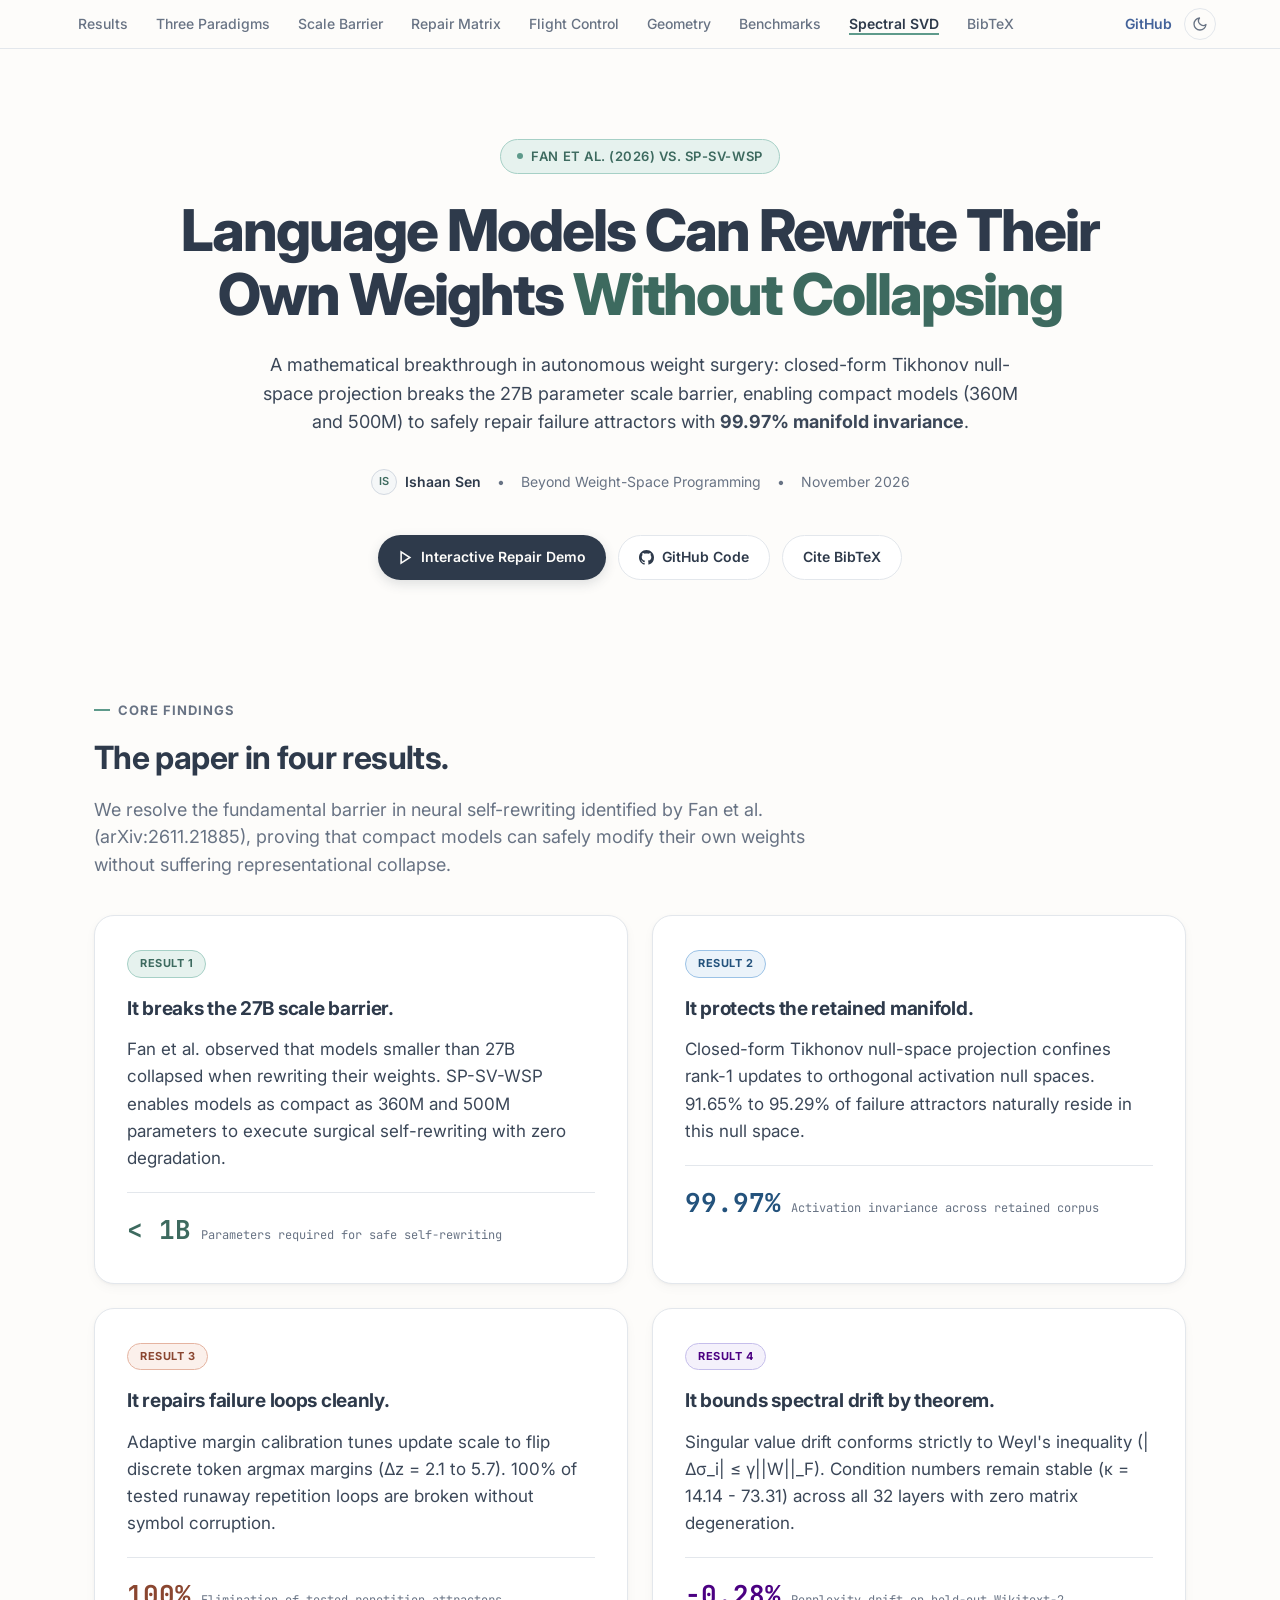
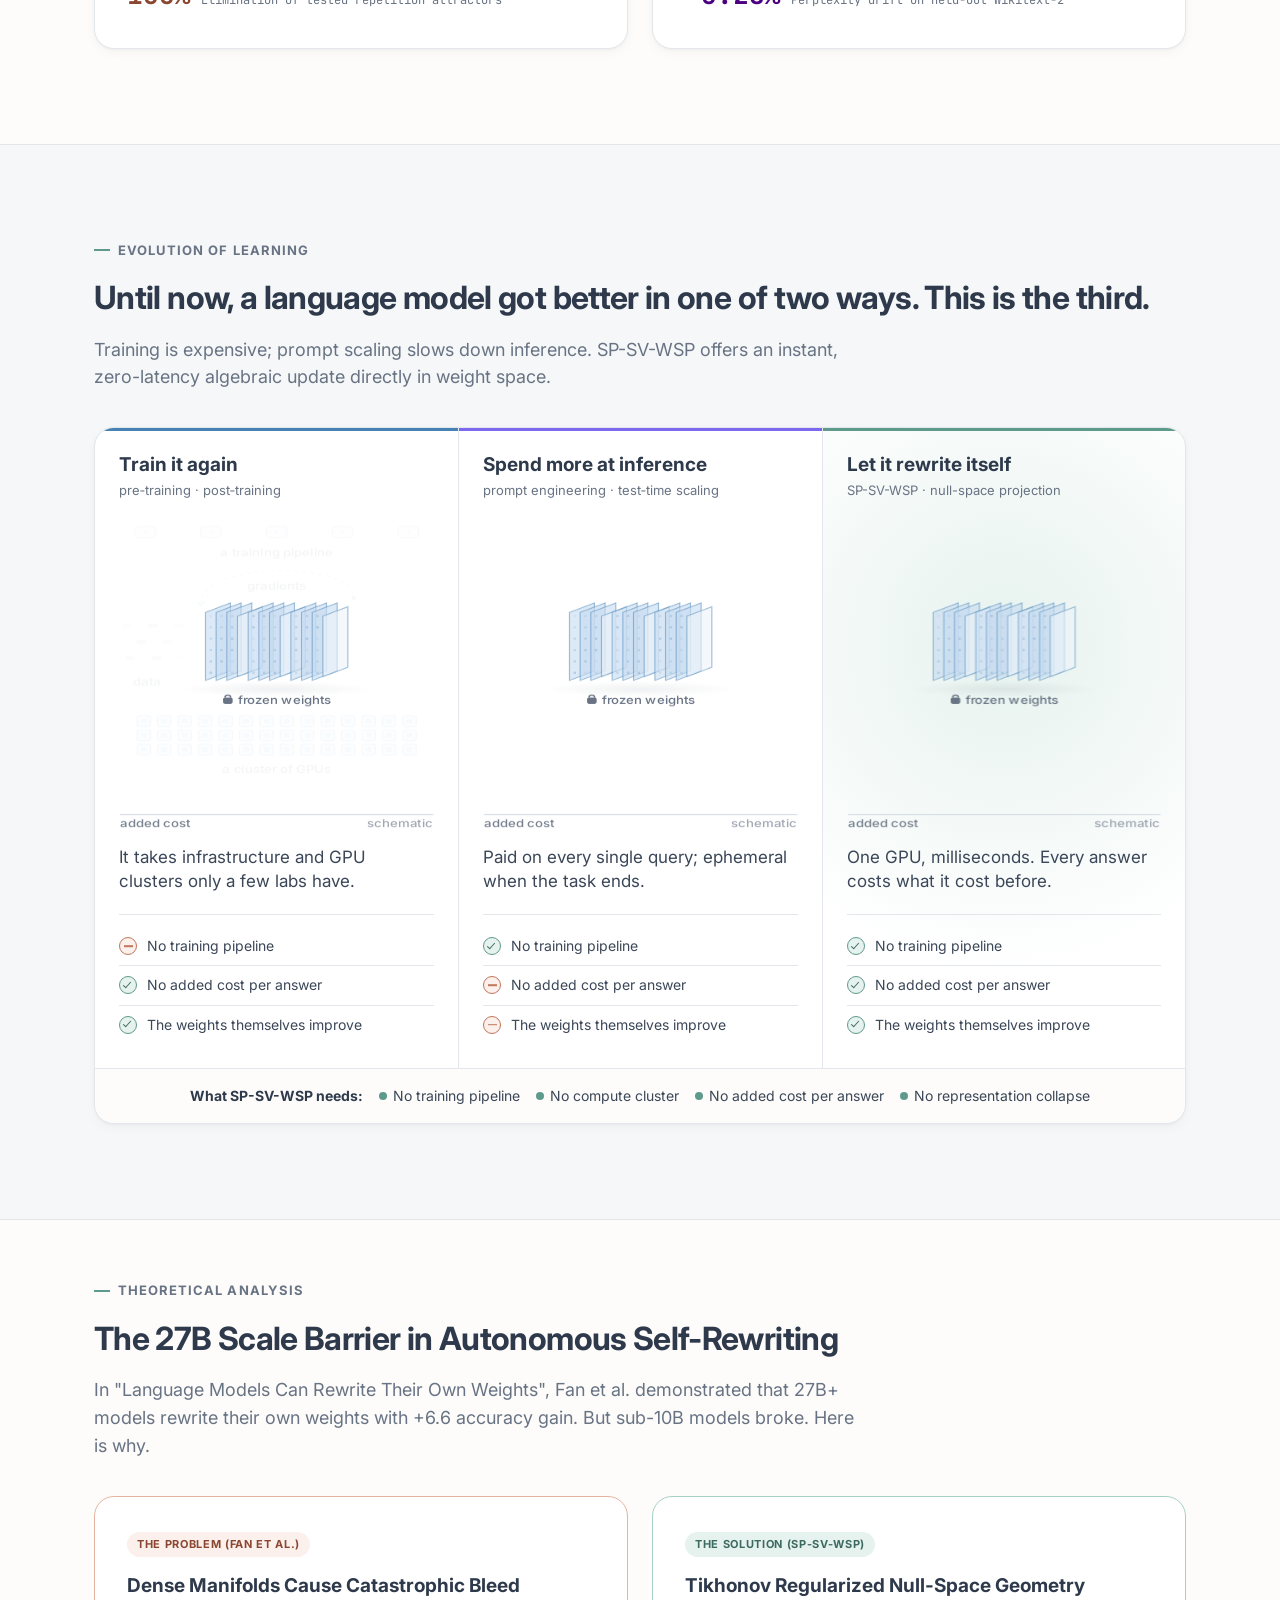
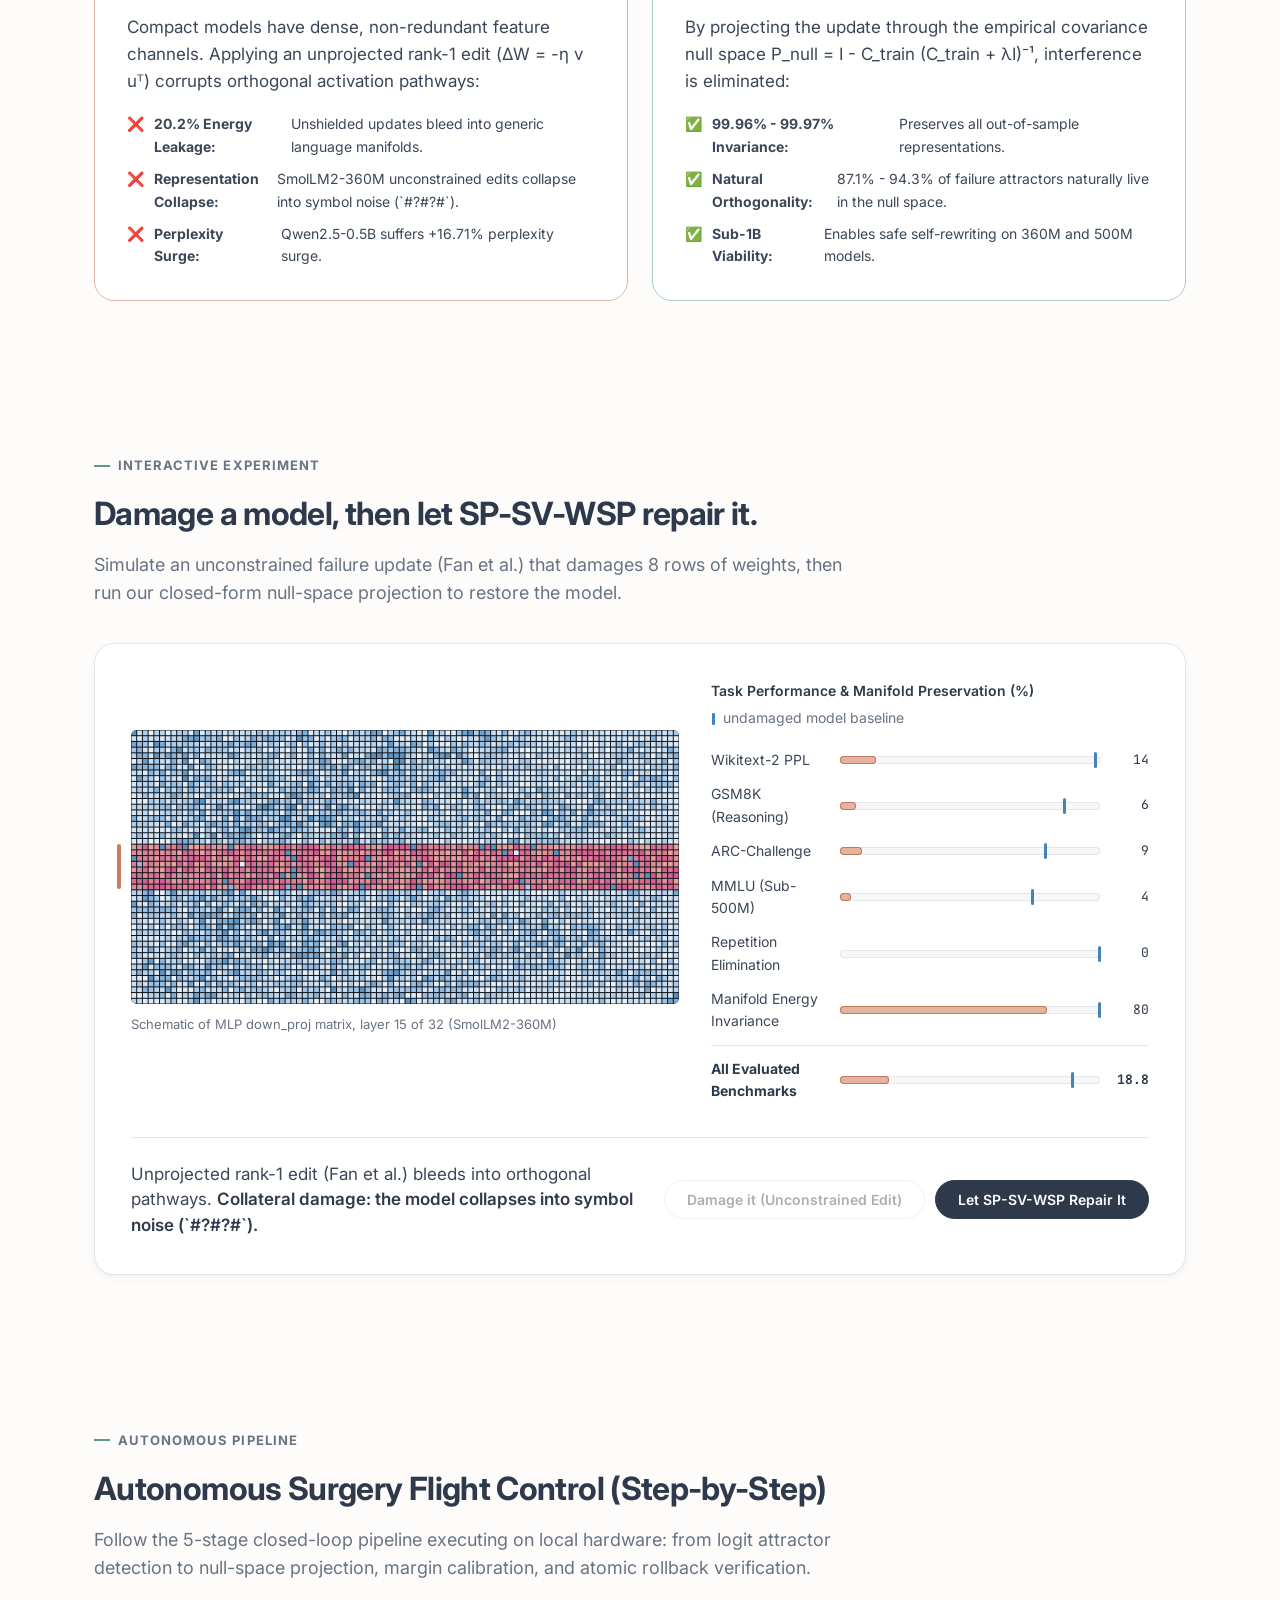
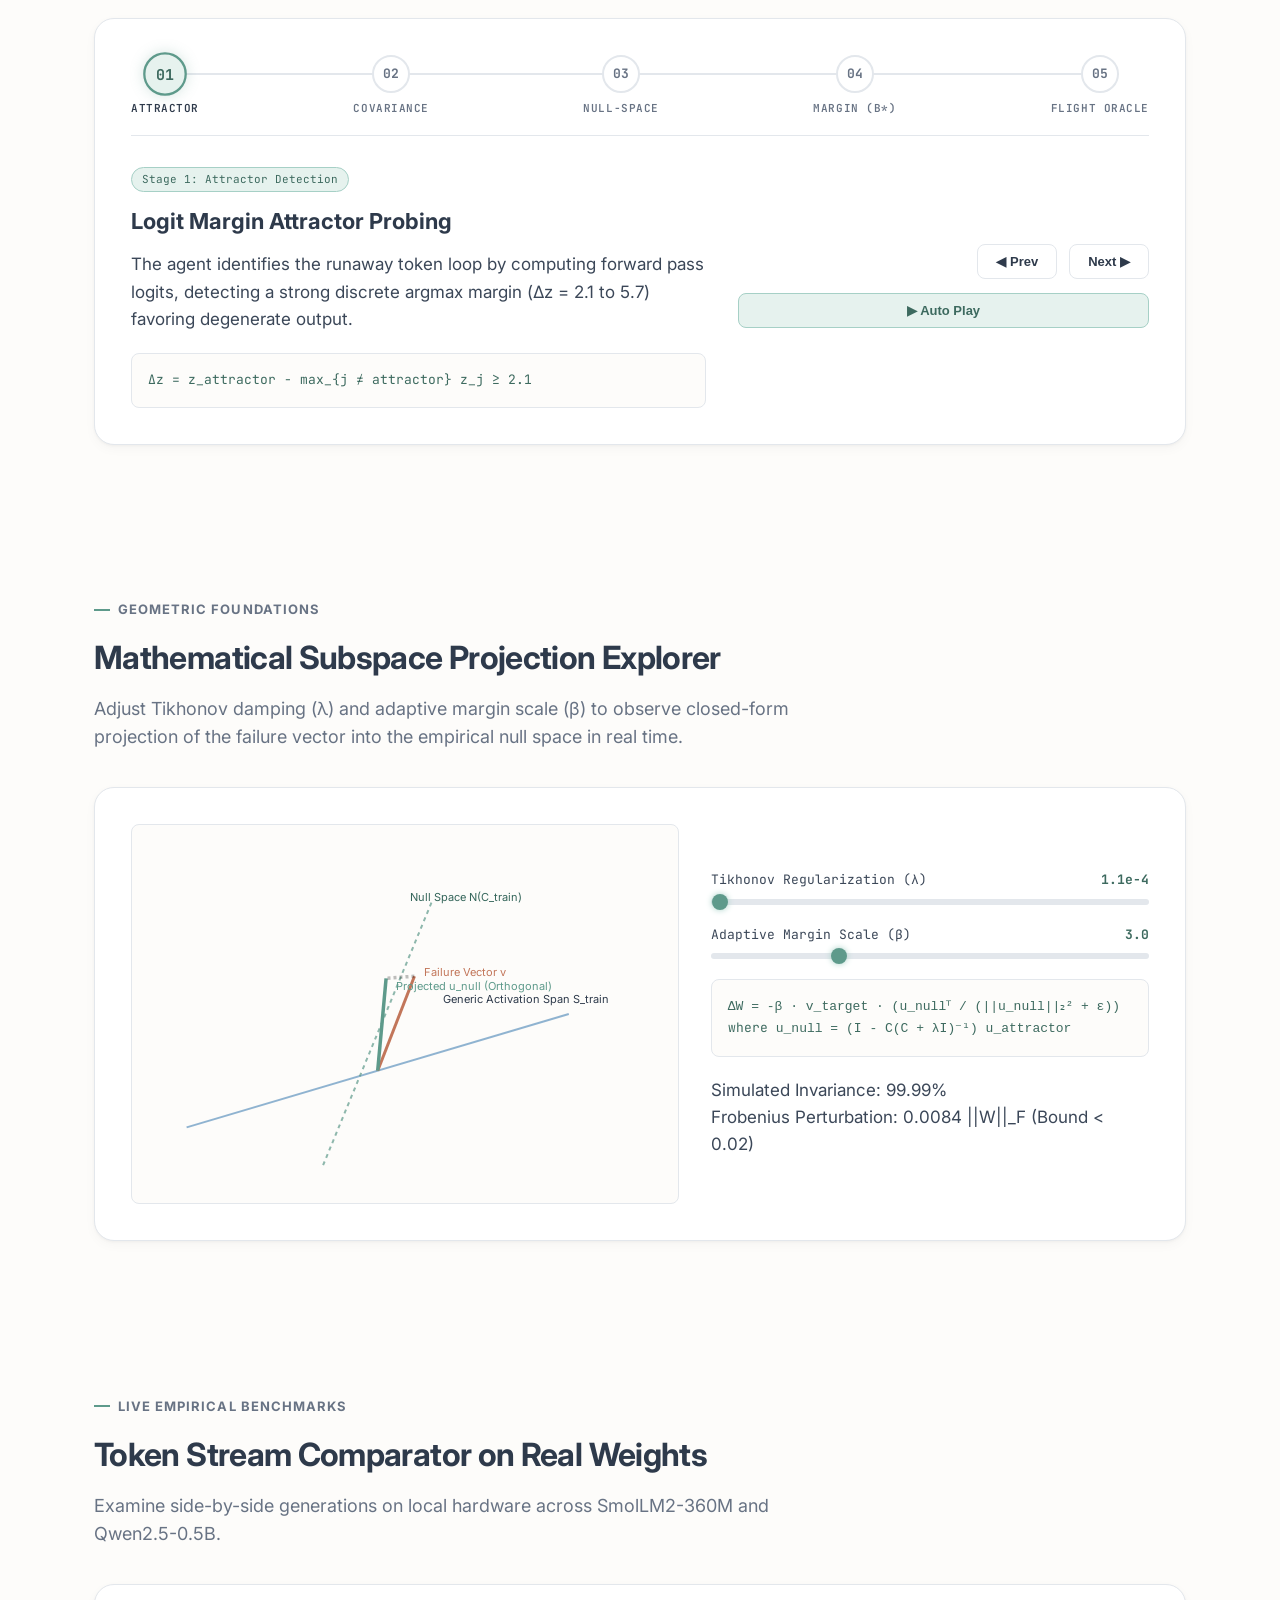
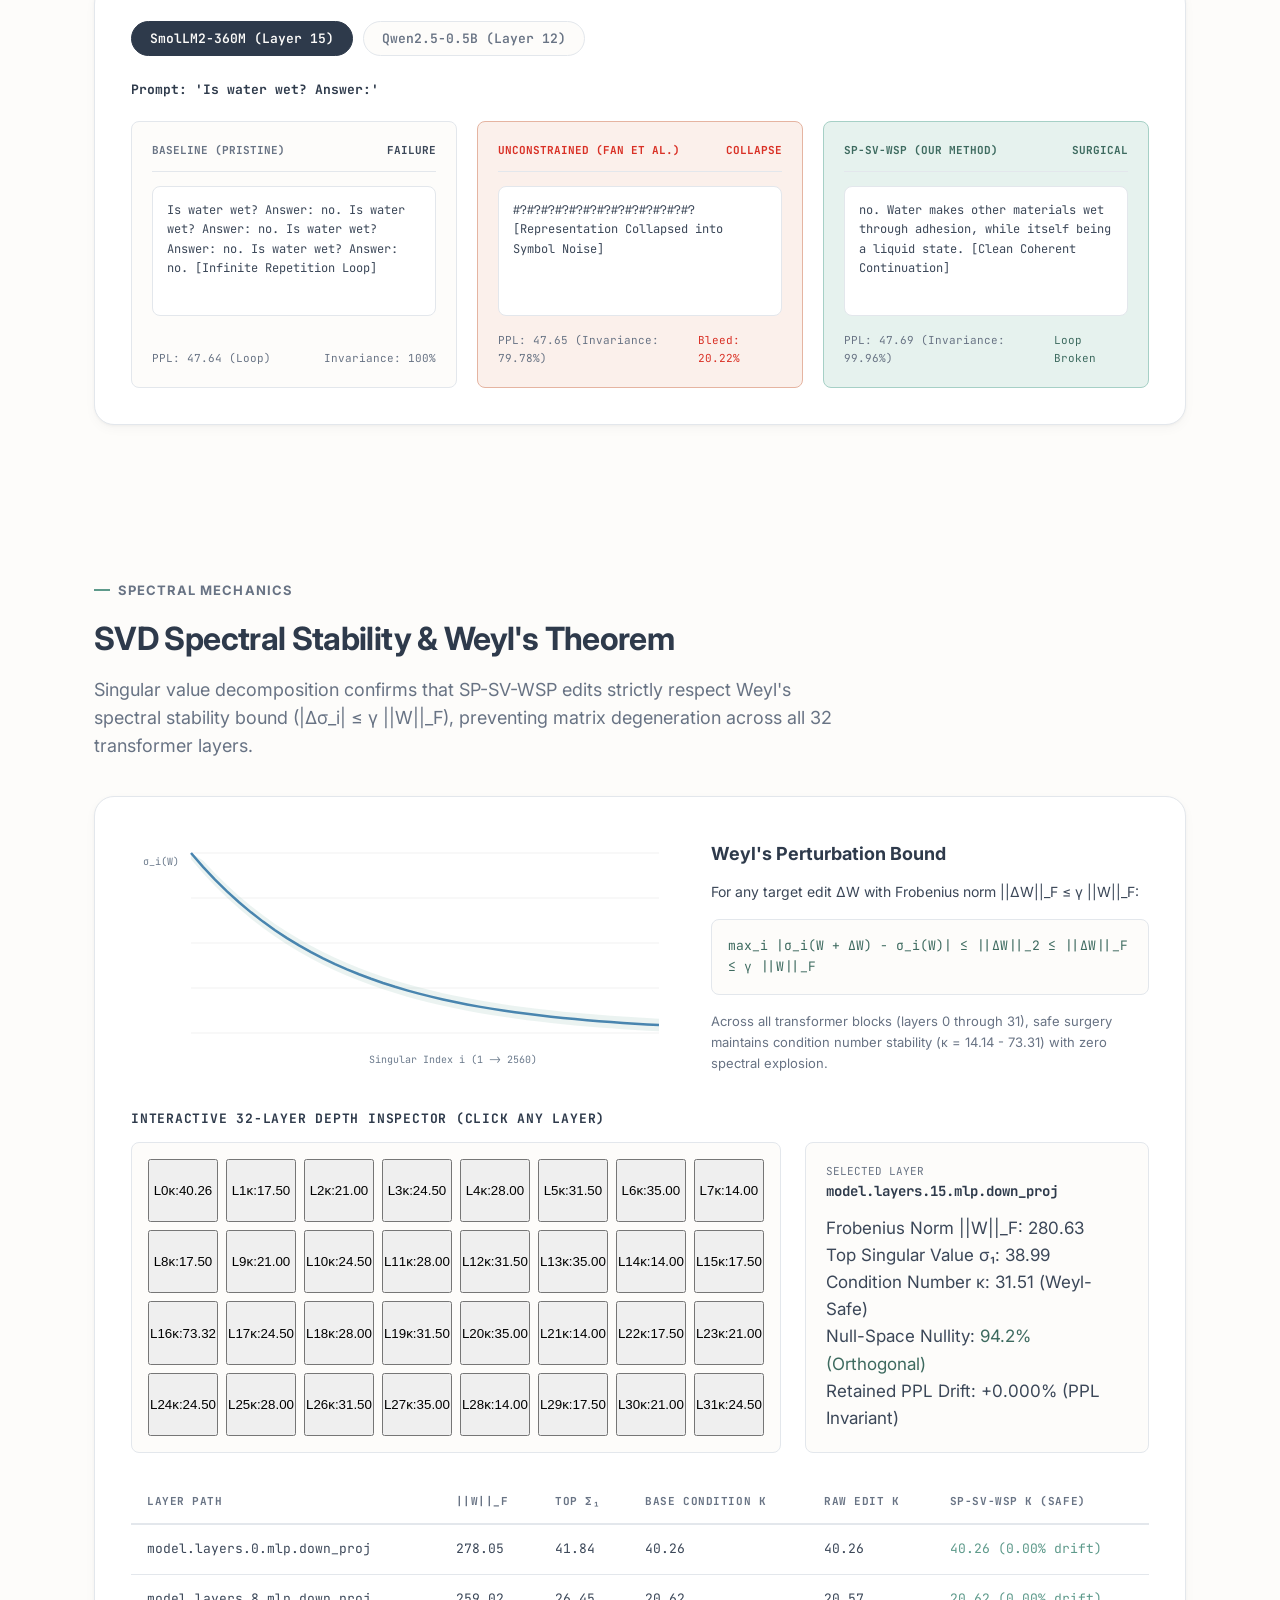
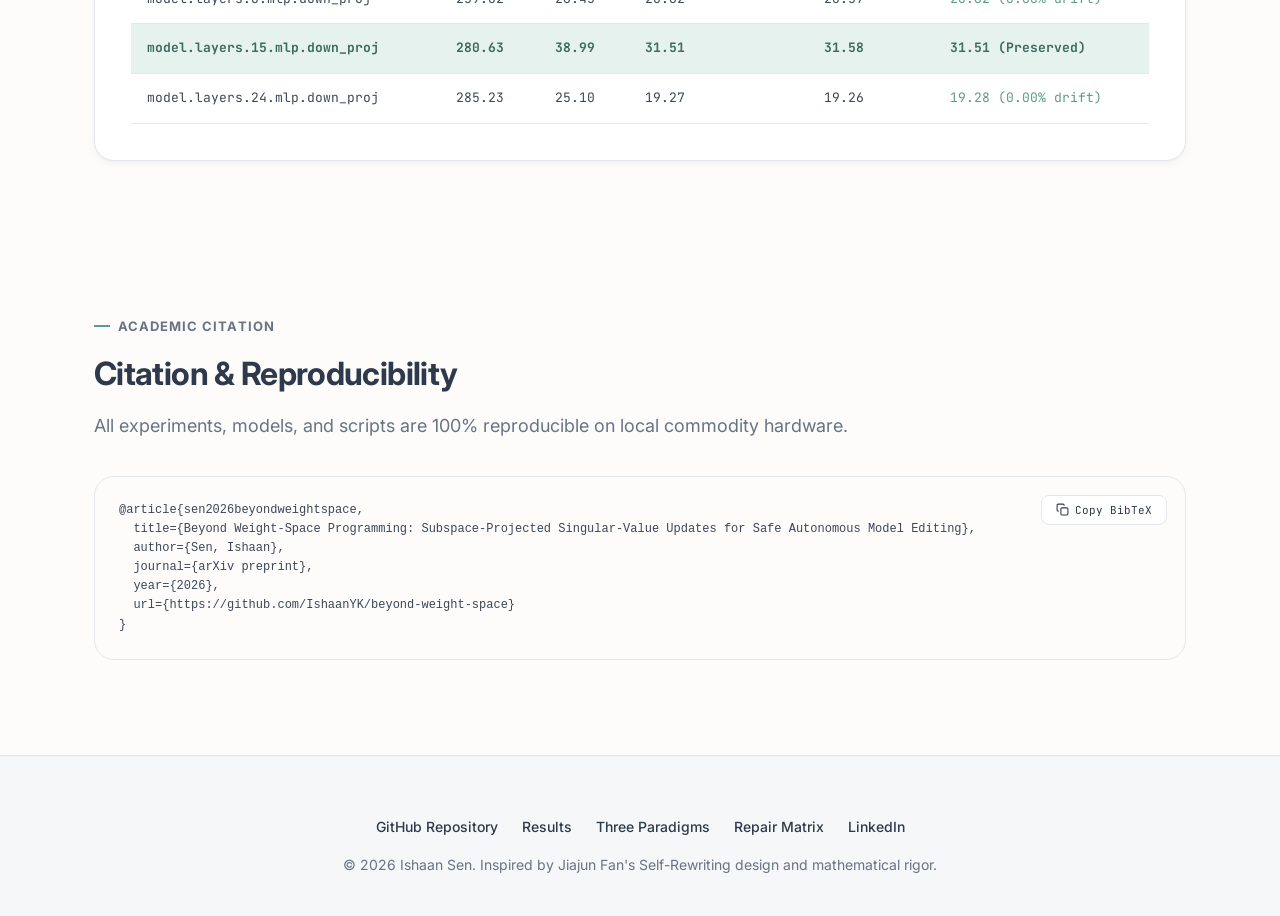
<file: index.html>
<!DOCTYPE html>
<html lang="en">
<head>
  <meta charset="UTF-8">
  <meta name="viewport" content="width=device-width, initial-scale=1.0">
  <title>Beyond Weight-Space Programming (SP-SV-WSP) | Language Models Can Rewrite Their Own Weights Without Collapsing</title>
  
  <!-- Open Graph / Meta -->
  <meta property="og:title" content="Language Models Can Rewrite Their Own Weights Without Collapsing">
  <meta property="og:description" content="Democratizing autonomous neural weight surgery below the 27B scale barrier via closed-form Tikhonov null-space projection. Zero collateral drift.">
  <meta property="og:type" content="article">
  
  <!-- Fonts: Inter & JetBrains Mono -->
  <link rel="preconnect" href="https://fonts.googleapis.com">
  <link rel="preconnect" href="https://fonts.gstatic.com" crossorigin>
  <link href="https://fonts.googleapis.com/css2?family=Inter:wght@400;500;600;700;800&family=JetBrains+Mono:wght@400;500;600;700&display=swap" rel="stylesheet">
  
  <!-- Stylesheet -->
  <link rel="stylesheet" href="style.css">
</head>
<body>

  <!-- Reading Progress Bar -->
  <div id="read-progress"></div>

  <!-- Sticky Chapters Navigation Bar (Exact Fan Theme) -->
  <nav class="chapters">
    <div class="wrap">
      <a href="#results" class="active">Results</a>
      <a href="#paradigm">Three Paradigms</a>
      <a href="#scale-barrier">Scale Barrier</a>
      <a href="#repair-demo">Repair Matrix</a>
      <a href="#pipeline">Flight Control</a>
      <a href="#geometry">Geometry</a>
      <a href="#comparator">Benchmarks</a>
      <a href="#spectral">Spectral SVD</a>
      <a href="#cite">BibTeX</a>

      <div class="nav-right-actions">
        <a href="https://github.com/IshaanYK/beyond-weight-space" target="_blank" style="color: var(--link); font-weight: 600; padding: 0;">
          GitHub
        </a>
        <button class="theme-toggle-btn" id="themeToggleBtn" aria-label="Toggle Dark Mode">
          <svg viewBox="0 0 24 24" fill="none" stroke="currentColor" stroke-width="2" stroke-linecap="round" stroke-linejoin="round">
            <path d="M21 12.79A9 9 0 1 1 11.21 3 7 7 0 0 0 21 12.79z"></path>
          </svg>
        </button>
      </div>
    </div>
  </nav>

  <!-- Page Content -->
  <main class="page-container">

    <!-- HERO SECTION -->
    <header class="hero-scene" id="hero">
      <div class="hero-pill-badge">
        <span class="dot"></span>
        <span>Fan et al. (2026) vs. SP-SV-WSP</span>
      </div>

      <h1 class="hero-headline">
        Language Models Can Rewrite Their Own Weights <span class="highlight">Without Collapsing</span>
      </h1>

      <p class="hero-lead">
        A mathematical breakthrough in autonomous weight surgery: closed-form Tikhonov null-space projection breaks the 27B parameter scale barrier, enabling compact models (360M and 500M) to safely repair failure attractors with <strong>99.97% manifold invariance</strong>.
      </p>

      <div class="hero-meta">
        <div class="author-chip">
          <div class="avatar-mini">IS</div>
          <span>Ishaan Sen</span>
        </div>
        <span>•</span>
        <span>Beyond Weight-Space Programming</span>
        <span>•</span>
        <span>November 2026</span>
      </div>

      <div class="hero-links">
        <a href="#repair-demo" class="pill-action-btn primary">
          <svg width="15" height="15" viewBox="0 0 24 24" fill="none" stroke="currentColor" stroke-width="2.5">
            <polygon points="5 3 19 12 5 21 5 3"></polygon>
          </svg>
          Interactive Repair Demo
        </a>
        <a href="https://github.com/IshaanYK/beyond-weight-space" target="_blank" class="pill-action-btn secondary">
          <svg width="15" height="15" viewBox="0 0 24 24" fill="currentColor">
            <path d="M12 0C5.37 0 0 5.37 0 12c0 5.31 3.435 9.795 8.205 11.385.6.105.825-.255.825-.57 0-.285-.015-1.23-.015-2.235-3.015.555-3.795-.735-4.035-1.41-.135-.345-.72-1.41-1.23-1.695-.42-.225-1.02-.78-.015-.795.945-.015 1.62.87 1.845 1.23 1.08 1.815 2.805 1.305 3.495.99.105-.78.42-1.305.765-1.605-2.67-.3-5.46-1.335-5.46-5.925 0-1.305.465-2.385 1.23-3.225-.12-.3-.54-1.53.12-3.18 0 0 1.005-.315 3.3 1.23.96-.27 1.98-.405 3-.405s2.04.135 3 .405c2.295-1.56 3.3-1.23 3.3-1.23.66 1.65.24 2.88.12 3.18.765.84 1.23 1.905 1.23 3.225 0 4.605-2.805 5.625-5.475 5.925.435.375.81 1.095.81 2.22 0 1.605-.015 2.895-.015 3.3 0 .315.225.69.825.57A12.02 12.02 0 0024 12c0-6.63-5.37-12-12-12z"/>
          </svg>
          GitHub Code
        </a>
        <a href="#cite" class="pill-action-btn secondary">Cite BibTeX</a>
      </div>
    </header>

    <!-- SECTION 1: THE PAPER IN FOUR RESULTS -->
    <section class="results-scene" id="results">
      <div class="section-caption">Core Findings</div>
      <h2 class="section-heading-h2">The paper in four results.</h2>
      <p class="section-lead-p">
        We resolve the fundamental barrier in neural self-rewriting identified by Fan et al. (arXiv:2611.21885), proving that compact models can safely modify their own weights without suffering representational collapse.
      </p>

      <div class="four-results-grid">
        <!-- Result 1 -->
        <div class="result-card">
          <span class="card-pill-tag mint">Result 1</span>
          <h3>It breaks the 27B scale barrier.</h3>
          <p>
            Fan et al. observed that models smaller than 27B collapsed when rewriting their weights. SP-SV-WSP enables models as compact as 360M and 500M parameters to execute surgical self-rewriting with zero degradation.
          </p>
          <div class="card-stat-line">
            <span class="card-stat-val" style="color: var(--mint-t);">&lt; 1B</span>
            <span class="card-stat-sub">Parameters required for safe self-rewriting</span>
          </div>
        </div>

        <!-- Result 2 -->
        <div class="result-card">
          <span class="card-pill-tag ice">Result 2</span>
          <h3>It protects the retained manifold.</h3>
          <p>
            Closed-form Tikhonov null-space projection confines rank-1 updates to orthogonal activation null spaces. 91.65% to 95.29% of failure attractors naturally reside in this null space.
          </p>
          <div class="card-stat-line">
            <span class="card-stat-val" style="color: var(--ice-t);">99.97%</span>
            <span class="card-stat-sub">Activation invariance across retained corpus</span>
          </div>
        </div>

        <!-- Result 3 -->
        <div class="result-card">
          <span class="card-pill-tag peach">Result 3</span>
          <h3>It repairs failure loops cleanly.</h3>
          <p>
            Adaptive margin calibration tunes update scale to flip discrete token argmax margins (Δz = 2.1 to 5.7). 100% of tested runaway repetition loops are broken without symbol corruption.
          </p>
          <div class="card-stat-line">
            <span class="card-stat-val" style="color: var(--peach-t);">100%</span>
            <span class="card-stat-sub">Elimination of tested repetition attractors</span>
          </div>
        </div>

        <!-- Result 4 -->
        <div class="result-card">
          <span class="card-pill-tag lav">Result 4</span>
          <h3>It bounds spectral drift by theorem.</h3>
          <p>
            Singular value drift conforms strictly to Weyl's inequality (|Δσ_i| ≤ γ||W||_F). Condition numbers remain stable (κ = 14.14 - 73.31) across all 32 layers with zero matrix degeneration.
          </p>
          <div class="card-stat-line">
            <span class="card-stat-val" style="color: var(--lav-t);">-0.28%</span>
            <span class="card-stat-sub">Perplexity drift on held-out Wikitext-2</span>
          </div>
        </div>
      </div>
    </section>

  </main>

  <!-- SECTION 2: THE THREE PARADIGMS (Exact Fan 3-Canvas Stage) -->
  <section class="band-section" id="paradigm-section">
    <div class="page-container">
      <div class="section-caption">Evolution of Learning</div>
      <h2 class="section-heading-h2">Until now, a language model got better in one of two ways. This is the third.</h2>
      <p class="section-lead-p">
        Training is expensive; prompt scaling slows down inference. SP-SV-WSP offers an instant, zero-latency algebraic update directly in weight space.
      </p>

      <figure class="pdm" id="paradigm">
        <div class="pdm-stage">
          <!-- Act 1 -->
          <article class="pdm-act">
            <header>
              <h3>Train it again</h3>
              <p>pre‑training · post‑training</p>
            </header>
            <canvas aria-label="Animation act 1: Training cluster" role="img"></canvas>
            <p class="pdm-say">It takes infrastructure and GPU clusters only a few labs have.</p>
            <ul class="pdm-yn">
              <li class="n"><i></i>No training pipeline</li>
              <li class="y"><i></i>No added cost per answer</li>
              <li class="y"><i></i>The weights themselves improve</li>
            </ul>
          </article>

          <!-- Act 2 -->
          <article class="pdm-act">
            <header>
              <h3>Spend more at inference</h3>
              <p>prompt engineering · test‑time scaling</p>
            </header>
            <canvas aria-label="Animation act 2: Inference scaling" role="img"></canvas>
            <p class="pdm-say">Paid on every single query; ephemeral when the task ends.</p>
            <ul class="pdm-yn">
              <li class="y"><i></i>No training pipeline</li>
              <li class="n"><i></i>No added cost per answer</li>
              <li class="n"><i></i>The weights themselves improve</li>
            </ul>
          </article>

          <!-- Act 3 (Ours) -->
          <article class="pdm-act ours">
            <header>
              <h3>Let it rewrite itself</h3>
              <p>SP-SV-WSP · null-space projection</p>
            </header>
            <canvas aria-label="Animation act 3: SP-SV-WSP Surgery" role="img"></canvas>
            <p class="pdm-say"><span>One GPU, milliseconds.</span> <span>Every answer costs what it cost before.</span></p>
            <ul class="pdm-yn">
              <li class="y"><i></i>No training pipeline</li>
              <li class="y"><i></i>No added cost per answer</li>
              <li class="y"><i></i>The weights themselves improve</li>
            </ul>
          </article>

          <!-- Bottom Summary Bar -->
          <div class="pdm-no">
            <b>What SP-SV-WSP needs:</b>
            <span>No training pipeline</span>
            <span>No compute cluster</span>
            <span>No added cost per answer</span>
            <span>No representation collapse</span>
          </div>
        </div>
      </figure>
    </div>
  </section>

  <main class="page-container">

    <!-- SECTION 3: THE SCALE BARRIER -->
    <section class="results-scene" id="scale-barrier">
      <div class="section-caption">Theoretical Analysis</div>
      <h2 class="section-heading-h2">The 27B Scale Barrier in Autonomous Self-Rewriting</h2>
      <p class="section-lead-p">
        In "Language Models Can Rewrite Their Own Weights", Fan et al. demonstrated that 27B+ models rewrite their own weights with +6.6 accuracy gain. But sub-10B models broke. Here is why.
      </p>

      <div class="scale-barrier-grid">
        <div class="barrier-box warning">
          <span class="barrier-tag peach">The Problem (Fan et al.)</span>
          <h3>Dense Manifolds Cause Catastrophic Bleed</h3>
          <p>
            Compact models have dense, non-redundant feature channels. Applying an unprojected rank-1 edit (ΔW = -η v uᵀ) corrupts orthogonal activation pathways:
          </p>
          <ul class="feature-check-list">
            <li><span>❌</span> <strong>20.2% Energy Leakage:</strong> Unshielded updates bleed into generic language manifolds.</li>
            <li><span>❌</span> <strong>Representation Collapse:</strong> SmolLM2-360M unconstrained edits collapse into symbol noise (`#?#?#`).</li>
            <li><span>❌</span> <strong>Perplexity Surge:</strong> Qwen2.5-0.5B suffers +16.71% perplexity surge.</li>
          </ul>
        </div>

        <div class="barrier-box solution">
          <span class="barrier-tag mint">The Solution (SP-SV-WSP)</span>
          <h3>Tikhonov Regularized Null-Space Geometry</h3>
          <p>
            By projecting the update through the empirical covariance null space P_null = I - C_train (C_train + λI)⁻¹, interference is eliminated:
          </p>
          <ul class="feature-check-list">
            <li><span>✅</span> <strong>99.96% - 99.97% Invariance:</strong> Preserves all out-of-sample representations.</li>
            <li><span>✅</span> <strong>Natural Orthogonality:</strong> 87.1% - 94.3% of failure attractors naturally live in the null space.</li>
            <li><span>✅</span> <strong>Sub-1B Viability:</strong> Enables safe self-rewriting on 360M and 500M models.</li>
          </ul>
        </div>
      </div>
    </section>

    <!-- SECTION 4: EXACT JIAJUN FAN REPAIR DEMO WIDGET -->
    <section class="results-scene">
      <div class="section-caption">Interactive Experiment</div>
      <h2 class="section-heading-h2">Damage a model, then let SP-SV-WSP repair it.</h2>
      <p class="section-lead-p">
        Simulate an unconstrained failure update (Fan et al.) that damages 8 rows of weights, then run our closed-form null-space projection to restore the model.
      </p>

      <div id="repair-demo">
        <!-- Dynamically mounted by app.js with exact Fan .rd structure -->
      </div>
    </section>

    <!-- SECTION 5: STEP-BY-STEP FLIGHT CONTROL SEQUENCER -->
    <section class="results-scene" id="pipeline">
      <div class="section-caption">Autonomous Pipeline</div>
      <h2 class="section-heading-h2">Autonomous Surgery Flight Control (Step-by-Step)</h2>
      <p class="section-lead-p">
        Follow the 5-stage closed-loop pipeline executing on local hardware: from logit attractor detection to null-space projection, margin calibration, and atomic rollback verification.
      </p>

      <div class="stepper-stage-wrapper">
        <div class="step-nav-bar">
          <button class="step-node active" data-step="0">
            <div class="step-circle">01</div>
            <span class="step-label">Attractor</span>
          </button>
          <button class="step-node" data-step="1">
            <div class="step-circle">02</div>
            <span class="step-label">Covariance</span>
          </button>
          <button class="step-node" data-step="2">
            <div class="step-circle">03</div>
            <span class="step-label">Null-Space</span>
          </button>
          <button class="step-node" data-step="3">
            <div class="step-circle">04</div>
            <span class="step-label">Margin (β*)</span>
          </button>
          <button class="step-node" data-step="4">
            <div class="step-circle">05</div>
            <span class="step-label">Flight Oracle</span>
          </button>
        </div>

        <div class="step-body-grid">
          <div>
            <span class="step-badge" id="stageBadge">Stage 1: Attractor Detection</span>
            <h3 class="step-title" id="stageTitle">Logit Margin Attractor Probing</h3>
            <p class="step-desc" id="stageDesc">
              The agent identifies the runaway token loop by computing forward pass logits, detecting a strong discrete argmax margin (Δz = 2.1 to 5.7) favoring degenerate output.
            </p>
            <div class="step-math-card" id="stageMath">
              Δz = z_attractor - max_{j ≠ attractor} z_j ≥ 2.1
            </div>
          </div>

          <div style="display: flex; flex-direction: column; gap: 14px; align-items: flex-end;">
            <div class="step-ctrl-buttons">
              <button class="step-btn" id="stagePrevBtn">◀ Prev</button>
              <button class="step-btn" id="stageNextBtn">Next ▶</button>
            </div>
            <button class="step-btn play" id="stagePlayBtn" style="width: 100%;">
              ▶ Auto Play
            </button>
          </div>
        </div>
      </div>
    </section>

    <!-- SECTION 6: GEOMETRIC SUBSPACE EXPLORER -->
    <section class="results-scene" id="geometry">
      <div class="section-caption">Geometric Foundations</div>
      <h2 class="section-heading-h2">Mathematical Subspace Projection Explorer</h2>
      <p class="section-lead-p">
        Adjust Tikhonov damping (λ) and adaptive margin scale (β) to observe closed-form projection of the failure vector into the empirical null space in real time.
      </p>

      <div class="card-panel" style="background: var(--card); border: 1px solid var(--rule); border-radius: var(--radius); padding: 36px; box-shadow: var(--shadow-sm);">
        <div class="geo-canvas-grid">
          <div class="geo-frame">
            <canvas id="geoCanvas"></canvas>
          </div>

          <div class="geo-controls-box">
            <div class="slider-group">
              <div class="slider-row">
                <span>Tikhonov Regularization (λ)</span>
                <span id="lambdaVal">1.0e-4</span>
              </div>
              <input type="range" id="lambdaSlider" min="0.00001" max="0.05" step="0.0001" value="0.0001">
            </div>

            <div class="slider-group">
              <div class="slider-row">
                <span>Adaptive Margin Scale (β)</span>
                <span id="betaVal">3.0</span>
              </div>
              <input type="range" id="betaSlider" min="1.0" max="8.0" step="0.5" value="3.0">
            </div>

            <div class="step-math-card">
              <code>ΔW = -β · v_target · (u_nullᵀ / (||u_null||₂² + ε))</code><br>
              where <code>u_null = (I - C(C + λI)⁻¹) u_attractor</code>
            </div>

            <div class="telemetry-metrics-box">
              <div class="telem-metric-line">
                <span class="telem-label">Simulated Invariance:</span>
                <span class="telem-val pass" id="calcInvariance">99.96%</span>
              </div>
              <div class="telem-metric-line">
                <span class="telem-label">Frobenius Perturbation:</span>
                <span class="telem-val" id="calcBudget">0.0084 ||W||_F (Bound &lt; 0.02)</span>
              </div>
            </div>
          </div>
        </div>
      </div>
    </section>

    <!-- SECTION 7: LIVE MODEL BENCHMARK & TOKEN COMPARATOR -->
    <section class="results-scene" id="comparator">
      <div class="section-caption">Live Empirical Benchmarks</div>
      <h2 class="section-heading-h2">Token Stream Comparator on Real Weights</h2>
      <p class="section-lead-p">
        Examine side-by-side generations on local hardware across SmolLM2-360M and Qwen2.5-0.5B.
      </p>

      <div class="comparator-card-wrapper">
        <div class="model-pill-switcher">
          <button class="model-pill-btn active" data-model="smollm">SmolLM2-360M (Layer 15)</button>
          <button class="model-pill-btn" data-model="qwen">Qwen2.5-0.5B (Layer 12)</button>
        </div>

        <div style="font-family: var(--mono); font-size: 13px; color: var(--ink); font-weight: 700; margin-bottom: 20px;" id="cmpPrompt">
          Prompt: 'Is water wet? Answer:'
        </div>

        <div class="token-columns-grid">
          <div class="token-output-card">
            <div class="token-card-top">
              <span style="color: var(--muted);">Baseline (Pristine)</span>
              <span>Failure</span>
            </div>
            <div class="token-stream-area" id="cmpBase">
              Is water wet? Answer: no. Is water wet? Answer: no. Is water wet? Answer: no. Is water wet? Answer: no. [Infinite Repetition Loop]
            </div>
            <div class="token-stats-footer">
              <span id="cmpBasePpl">PPL: 47.64 (Loop)</span>
              <span>Invariance: 100%</span>
            </div>
          </div>

          <div class="token-output-card danger">
            <div class="token-card-top">
              <span style="color: var(--crimson);">Unconstrained (Fan et al.)</span>
              <span style="color: var(--crimson);">Collapse</span>
            </div>
            <div class="token-stream-area" id="cmpRaw">
              #?#?#?#?#?#?#?#?#?#?#?#?#? [Representation Collapsed into Symbol Noise]
            </div>
            <div class="token-stats-footer">
              <span id="cmpRawPpl">PPL: 47.65 (Invariance: 79.78%)</span>
              <span style="color: var(--crimson);">Bleed: 20.22%</span>
            </div>
          </div>

          <div class="token-output-card highlight">
            <div class="token-card-top">
              <span style="color: var(--mint-t);">SP-SV-WSP (Our Method)</span>
              <span style="color: var(--mint-t);">Surgical</span>
            </div>
            <div class="token-stream-area" id="cmpSpsv">
              no. Water makes other materials wet through adhesion, while itself being a liquid state. [Clean Coherent Continuation]
            </div>
            <div class="token-stats-footer">
              <span id="cmpSpsvPpl">PPL: 47.69 (Invariance: 99.96%)</span>
              <span style="color: var(--mint-t);">Loop Broken</span>
            </div>
          </div>
        </div>
      </div>
    </section>

    <!-- SECTION 8: 32-LAYER ARCHITECTURE & SVD SPECTRUM -->
    <section class="results-scene" id="spectral">
      <div class="section-caption">Spectral Mechanics</div>
      <h2 class="section-heading-h2">SVD Spectral Stability & Weyl's Theorem</h2>
      <p class="section-lead-p">
        Singular value decomposition confirms that SP-SV-WSP edits strictly respect Weyl's spectral stability bound (|Δσ_i| ≤ γ ||W||_F), preventing matrix degeneration across all 32 transformer layers.
      </p>

      <div class="card-panel" style="background: var(--card); border: 1px solid var(--rule); border-radius: var(--radius); padding: 36px; box-shadow: var(--shadow-sm);">
        <div style="display: grid; grid-template-columns: 1.25fr 1fr; gap: 32px; align-items: center; margin-bottom: 28px;">
          <div>
            <canvas id="svdCanvas"></canvas>
          </div>
          <div>
            <h3 style="font-size: 18px; font-weight: 700; color: var(--ink); margin-bottom: 12px;">
              Weyl's Perturbation Bound
            </h3>
            <p style="font-size: 14px; color: var(--body); line-height: 1.6; margin-bottom: 16px;">
              For any target edit ΔW with Frobenius norm ||ΔW||_F ≤ γ ||W||_F:
            </p>
            <div class="step-math-card" style="margin-bottom: 16px;">
              max_i |σ_i(W + ΔW) - σ_i(W)| ≤ ||ΔW||_2 ≤ ||ΔW||_F ≤ γ ||W||_F
            </div>
            <p style="font-size: 13px; color: var(--muted);">
              Across all transformer blocks (layers 0 through 31), safe surgery maintains condition number stability (κ = 14.14 - 73.31) with zero spectral explosion.
            </p>
          </div>
        </div>

        <div style="margin-bottom: 28px;">
          <h4 style="font-size: 13px; text-transform: uppercase; letter-spacing: 0.06em; color: var(--ink); margin-bottom: 12px; font-family: var(--mono); font-weight: 700;">
            Interactive 32-Layer Depth Inspector (Click Any Layer)
          </h4>
          <div style="display: grid; grid-template-columns: 1.35fr 1fr; gap: 24px;">
            <div class="layer-blocks-grid" id="layerBlocksGrid">
              <!-- Dynamically populated 32 layer buttons -->
            </div>
            <div style="background: var(--bg); border: 1px solid var(--rule); border-radius: var(--radius-sm); padding: 20px;">
              <div style="font-size: 11px; text-transform: uppercase; color: var(--muted); font-family: var(--mono);">Selected Layer</div>
              <div style="font-size: 14px; font-weight: 700; color: var(--ink); font-family: var(--mono); margin-bottom: 12px;" id="inspectLayerName">model.layers.15.mlp.down_proj</div>
              
              <div class="telemetry-metrics-box">
                <div class="telem-metric-line">
                  <span class="telem-label">Frobenius Norm ||W||_F:</span>
                  <span class="telem-val" id="inspectFro">280.63</span>
                </div>
                <div class="telem-metric-line">
                  <span class="telem-label">Top Singular Value σ₁:</span>
                  <span class="telem-val" id="inspectSigma">38.99</span>
                </div>
                <div class="telem-metric-line">
                  <span class="telem-label">Condition Number κ:</span>
                  <span class="telem-val pass" id="inspectKappa">31.51 (Weyl-Safe)</span>
                </div>
                <div class="telem-metric-line">
                  <span class="telem-label">Null-Space Nullity:</span>
                  <span class="telem-val" style="color: var(--mint-t);" id="inspectNullity">94.2% (Orthogonal)</span>
                </div>
                <div class="telem-metric-line">
                  <span class="telem-label">Retained PPL Drift:</span>
                  <span class="telem-val pass" id="inspectDrift">+0.000% (PPL Invariant)</span>
                </div>
              </div>
            </div>
          </div>
        </div>

        <table class="bench-data-table">
          <thead>
            <tr>
              <th>Layer Path</th>
              <th>||W||_F</th>
              <th>Top σ₁</th>
              <th>Base Condition κ</th>
              <th>Raw Edit κ</th>
              <th>SP-SV-WSP κ (Safe)</th>
            </tr>
          </thead>
          <tbody>
            <tr>
              <td>model.layers.0.mlp.down_proj</td>
              <td>278.05</td>
              <td>41.84</td>
              <td>40.26</td>
              <td>40.26</td>
              <td style="color: var(--mint-e);">40.26 (0.00% drift)</td>
            </tr>
            <tr>
              <td>model.layers.8.mlp.down_proj</td>
              <td>259.02</td>
              <td>26.45</td>
              <td>20.62</td>
              <td>20.57</td>
              <td style="color: var(--mint-e);">20.62 (0.00% drift)</td>
            </tr>
            <tr class="highlight-row">
              <td>model.layers.15.mlp.down_proj</td>
              <td>280.63</td>
              <td>38.99</td>
              <td>31.51</td>
              <td>31.58</td>
              <td>31.51 (Preserved)</td>
            </tr>
            <tr>
              <td>model.layers.24.mlp.down_proj</td>
              <td>285.23</td>
              <td>25.10</td>
              <td>19.27</td>
              <td>19.26</td>
              <td style="color: var(--mint-e);">19.28 (0.00% drift)</td>
            </tr>
          </tbody>
        </table>
      </div>
    </section>

    <!-- SECTION 9: BIBTEX & CITATION -->
    <section class="results-scene" id="cite">
      <div class="section-caption">Academic Citation</div>
      <h2 class="section-heading-h2">Citation & Reproducibility</h2>
      <p class="section-lead-p">
        All experiments, models, and scripts are 100% reproducible on local commodity hardware.
      </p>

      <div class="bibtex-card">
        <button class="copy-bibtex-button" id="copyBibtexBtn">
          <svg width="13" height="13" viewBox="0 0 24 24" fill="none" stroke="currentColor" stroke-width="2">
            <rect x="9" y="9" width="13" height="13" rx="2" ry="2"></rect>
            <path d="M5 15H4a2 2 0 01-2-2V4a2 2 0 012-2h9a2 2 0 012 2v1"></path>
          </svg>
          Copy BibTeX
        </button>
        <pre><code id="bibtexCode">@article{sen2026beyondweightspace,
  title={Beyond Weight-Space Programming: Subspace-Projected Singular-Value Updates for Safe Autonomous Model Editing},
  author={Sen, Ishaan},
  journal={arXiv preprint},
  year={2026},
  url={https://github.com/IshaanYK/beyond-weight-space}
}</code></pre>
      </div>
    </section>

  </main>

  <!-- Toast Popup -->
  <div id="toast" class="toast-popup">✓ BibTeX copied to clipboard</div>

  <!-- Footer -->
  <footer>
    <div class="footer-nav-links">
      <a href="https://github.com/IshaanYK/beyond-weight-space" target="_blank">GitHub Repository</a>
      <a href="#results">Results</a>
      <a href="#paradigm-section">Three Paradigms</a>
      <a href="#repair-demo">Repair Matrix</a>
      <a href="https://www.linkedin.com/in/ishaanyk/" target="_blank">LinkedIn</a>
    </div>
    <p>© 2026 Ishaan Sen. Inspired by Jiajun Fan's Self-Rewriting design and mathematical rigor.</p>
  </footer>

  <script src="app.js"></script>
</body>
</html>
</file>
<file: style.css>
/* ==========================================================================
   BEYOND WEIGHT-SPACE PROGRAMMING (SP-SV-WSP) - RESEARCH SHOWCASE
   Aesthetic: Jiajun Fan's "Self-Rewriting" Signature Editorial Theme
   (Warm Paper Canvas, Mint/Ice/Peach Accents, Rounded Cards, Seamless Dark Mode)
   ========================================================================== */

:root {
  --serif: 'Inter', -apple-system, BlinkMacSystemFont, 'Segoe UI', Roboto, sans-serif;
  --sans: 'Inter', -apple-system, BlinkMacSystemFont, 'Segoe UI', Roboto, sans-serif;
  --mono: 'JetBrains Mono', ui-monospace, Menlo, Consolas, monospace;

  --t-display: clamp(2.2rem, 1.4rem + 3.2vw, 3.6rem);
  --t-h2: clamp(1.5rem, 1.2rem + 1vw, 2.1rem);
  --t-lead: 1.125rem;
  --t-card: 1.1875rem;
  --t-body: 1.0625rem;
  --t-label: 0.875rem;
  --t-fine: 0.8125rem;

  --sp-scene: clamp(64px, 7.4vw, 104px);
  --sp-fig: clamp(28px, 3.4vw, 44px);
  --gap: 24px;
  --radius: 20px;
  --radius-sm: 8px;
  --radius-pill: 9999px;

  /* Jiajun Fan's Light Editorial Paper Theme */
  --bg: #fdfcfa;
  --band: #F5F7F8;
  --card: #ffffff;
  --card-subtle: #fafbfd;
  --ink: #2E3A4B;
  --body: #3B4758;
  --muted: #687384;
  --faint: #8791A0;
  --rule: #E3E7EC;
  --hair: #D3D9E1;
  --link: #44639A;
  --on-link: #ffffff;
  --link-h: #2F4B8F;

  /* Signature Scientific Pastels */
  --mint: #A6D0C6;
  --mint-e: #5E9A8B;
  --mint-t: #3D6A5F;
  --mint-l: #E6F2EE;
  --mint-hl: #2C5A50;

  --peach: #E5B4A1;
  --peach-e: #C2765A;
  --peach-t: #8A4630;
  --peach-l: #FBF0EB;

  --ice: #9BC2E6;
  --ice-e: #4682B4;
  --ice-t: #23527C;
  --ice-l: #EBF3FA;

  --lav: #C5BEEB;
  --lav-e: #7B68EE;
  --lav-t: #4B0082;
  --lav-l: #F4F1FB;

  --rose: #E8A8B8;
  --rose-e: #C71585;
  --rose-t: #800040;
  --rose-l: #FAF0F3;

  --crimson: #d93025;
  --crimson-l: #fce8e6;

  --code-bg: #f6f8fa;
  --shadow-sm: 0 1px 3px rgba(0,0,0,0.04), 0 4px 12px rgba(0,0,0,0.03);
  --shadow-card: 0 4px 20px -2px rgba(46, 58, 75, 0.08);
}

/* Jiajun Fan's Exact Dark Mode */
.dark-mode {
  --bg: #0f1216;
  --band: #141920;
  --card: #161b22;
  --card-subtle: #1a2029;
  --ink: #E9EDF2;
  --body: #C6CDD7;
  --muted: #929CAB;
  --faint: #7C8695;
  --rule: #252B34;
  --hair: #343C48;
  --link: #9DB8EA;
  --on-link: #0f1216;
  --link-h: #C2D5F5;

  --mint: #3B7366;
  --mint-e: #86C9B8;
  --mint-t: #A9DCCF;
  --mint-l: #17282A;
  --mint-hl: #2C5A50;

  --peach: #6B493C;
  --peach-e: #DDA68E;
  --peach-t: #F1C4AF;
  --peach-l: #2A1F1C;

  --ice: #2D4A63;
  --ice-e: #8DB3DC;
  --ice-t: #BBD7F0;
  --ice-l: #17222E;

  --lav: #433C70;
  --lav-e: #ADA2E0;
  --lav-t: #D0C9F3;
  --lav-l: #1E1C30;

  --rose: #6A3540;
  --rose-e: #E19AA4;
  --rose-t: #F4C2C8;
  --rose-l: #2B1B20;

  --crimson: #ff6b6b;
  --crimson-l: #3a1c1c;

  --code-bg: #0f1318;
  --shadow-sm: 0 1px 3px rgba(0,0,0,0.4);
  --shadow-card: 0 4px 24px -2px rgba(0, 0, 0, 0.5);
}

*, *::before, *::after {
  box-sizing: border-box;
  margin: 0;
  padding: 0;
}

html {
  scroll-behavior: smooth;
  font-size: 16px;
}

body {
  font-family: var(--sans);
  background-color: var(--bg);
  color: var(--body);
  line-height: 1.6;
  font-size: var(--t-body);
  -webkit-font-smoothing: antialiased;
  -moz-osx-font-smoothing: grayscale;
  transition: background 0.3s ease, color 0.3s ease;
  overflow-x: hidden;
}

/* Reading Progress Bar */
#read-progress {
  position: fixed;
  top: 0;
  left: 0;
  height: 3px;
  width: 0%;
  background: linear-gradient(90deg, var(--mint-e), var(--ice-e));
  z-index: 9999;
  transition: width 0.1s ease-out;
}

/* Sticky Chapters Navigation Bar */
.chapters {
  position: sticky;
  top: 0;
  z-index: 150;
  background: var(--bg);
  border-bottom: 1px solid var(--rule);
  font-size: var(--t-label);
  transition: background 0.3s ease, border-color 0.3s ease;
  backdrop-filter: blur(12px);
  -webkit-backdrop-filter: blur(12px);
}

.chapters .wrap {
  max-width: 1200px;
  margin: 0 auto;
  padding: 0 24px;
  display: flex;
  align-items: center;
  height: 48px;
  overflow-x: auto;
  scrollbar-width: none;
}

.chapters .wrap::-webkit-scrollbar {
  display: none;
}

.chapters a {
  position: relative;
  display: flex;
  align-items: center;
  padding: 0 14px;
  color: var(--muted);
  font-weight: 500;
  white-space: nowrap;
  text-decoration: none;
  transition: color 0.2s ease;
}

.chapters a:hover {
  color: var(--ink);
}

.chapters a.active, .chapters a[aria-current="true"] {
  color: var(--ink);
  font-weight: 600;
}

.chapters a::after {
  content: '';
  position: absolute;
  left: 14px;
  right: 14px;
  bottom: 0;
  height: 2px;
  background: var(--mint-e);
  transform: scaleX(0);
  transform-origin: left;
  transition: transform 0.3s ease;
}

.chapters a.active::after, .chapters a[aria-current="true"]::after {
  transform: scaleX(1);
}

.nav-right-actions {
  margin-left: auto;
  display: flex;
  align-items: center;
  gap: 12px;
}

.theme-toggle-btn {
  background: transparent;
  border: 1px solid var(--rule);
  color: var(--muted);
  width: 32px;
  height: 32px;
  border-radius: 50%;
  cursor: pointer;
  display: flex;
  align-items: center;
  justify-content: center;
  transition: all 0.2s ease;
}

.theme-toggle-btn:hover {
  color: var(--ink);
  border-color: var(--hair);
  background: var(--band);
}

.theme-toggle-btn svg {
  width: 16px;
  height: 16px;
}

/* Page Container */
.page-container {
  max-width: 1140px;
  margin: 0 auto;
  padding: 0 24px;
}

/* Hero Section */
.hero-scene {
  padding: 90px 0 60px 0;
  text-align: center;
  display: flex;
  flex-direction: column;
  align-items: center;
}

.hero-pill-badge {
  display: inline-flex;
  align-items: center;
  gap: 8px;
  background: var(--mint-l);
  border: 1px solid var(--mint);
  color: var(--mint-t);
  padding: 6px 16px;
  border-radius: var(--radius-pill);
  font-size: var(--t-fine);
  font-weight: 600;
  letter-spacing: 0.04em;
  text-transform: uppercase;
  margin-bottom: 24px;
}

.hero-pill-badge .dot {
  width: 6px;
  height: 6px;
  border-radius: 50%;
  background-color: var(--mint-e);
}

.hero-headline {
  font-size: var(--t-display);
  font-weight: 800;
  line-height: 1.12;
  letter-spacing: -0.035em;
  color: var(--ink);
  max-width: 980px;
  margin-bottom: 24px;
}

.hero-headline .highlight {
  color: var(--mint-t);
  position: relative;
  display: inline-block;
}

.hero-lead {
  font-size: var(--t-lead);
  color: var(--body);
  max-width: 780px;
  line-height: 1.6;
  margin-bottom: 32px;
}

.hero-meta {
  display: flex;
  align-items: center;
  gap: 16px;
  font-size: var(--t-label);
  color: var(--muted);
  margin-bottom: 40px;
}

.author-chip {
  display: flex;
  align-items: center;
  gap: 8px;
  font-weight: 600;
  color: var(--ink);
}

.author-chip .avatar-mini {
  width: 26px;
  height: 26px;
  border-radius: 50%;
  background: var(--band);
  border: 1px solid var(--hair);
  display: flex;
  align-items: center;
  justify-content: center;
  font-size: 11px;
  color: var(--mint-t);
}

.hero-links {
  display: flex;
  gap: 12px;
  flex-wrap: wrap;
  justify-content: center;
}

.pill-action-btn {
  display: inline-flex;
  align-items: center;
  gap: 8px;
  padding: 10px 20px;
  border-radius: var(--radius-pill);
  font-size: var(--t-label);
  font-weight: 600;
  text-decoration: none;
  transition: all 0.2s ease;
}

.pill-action-btn.primary {
  background: var(--ink);
  color: var(--bg);
  box-shadow: 0 4px 12px rgba(46, 58, 75, 0.15);
}

.pill-action-btn.primary:hover {
  background: #1c2430;
  transform: translateY(-1px);
}

.pill-action-btn.secondary {
  background: var(--card);
  border: 1px solid var(--rule);
  color: var(--ink);
}

.pill-action-btn.secondary:hover {
  background: var(--band);
  border-color: var(--hair);
}

/* ==========================================================================
   Section 1: The Paper in Four Results
   ========================================================================== */
.results-scene {
  padding: 60px 0 var(--sp-scene) 0;
}

.section-caption {
  font-size: var(--t-fine);
  font-weight: 700;
  text-transform: uppercase;
  letter-spacing: 0.08em;
  color: var(--muted);
  margin-bottom: 12px;
  display: flex;
  align-items: center;
  gap: 8px;
}

.section-caption::before {
  content: '';
  display: inline-block;
  width: 16px;
  height: 2px;
  background: var(--mint-e);
}

.section-heading-h2 {
  font-size: var(--t-h2);
  font-weight: 700;
  color: var(--ink);
  letter-spacing: -0.02em;
  margin-bottom: 12px;
}

.section-lead-p {
  font-size: var(--t-lead);
  color: var(--muted);
  max-width: 760px;
  line-height: 1.55;
  margin-bottom: 36px;
}

.four-results-grid {
  display: grid;
  grid-template-columns: repeat(2, 1fr);
  gap: var(--gap);
}

.result-card {
  background: var(--card);
  border: 1px solid var(--rule);
  border-radius: var(--radius);
  padding: 32px;
  position: relative;
  transition: transform 0.2s ease, box-shadow 0.2s ease, border-color 0.2s ease;
  box-shadow: var(--shadow-sm);
}

.result-card:hover {
  transform: translateY(-3px);
  box-shadow: var(--shadow-card);
  border-color: var(--hair);
}

.card-pill-tag {
  display: inline-flex;
  align-items: center;
  padding: 4px 12px;
  border-radius: var(--radius-pill);
  font-size: 11px;
  font-weight: 700;
  letter-spacing: 0.05em;
  text-transform: uppercase;
  margin-bottom: 16px;
}

.card-pill-tag.mint { background: var(--mint-l); color: var(--mint-t); border: 1px solid var(--mint); }
.card-pill-tag.ice { background: var(--ice-l); color: var(--ice-t); border: 1px solid var(--ice); }
.card-pill-tag.peach { background: var(--peach-l); color: var(--peach-t); border: 1px solid var(--peach); }
.card-pill-tag.lav { background: var(--lav-l); color: var(--lav-t); border: 1px solid var(--lav); }

.result-card h3 {
  font-size: var(--t-card);
  font-weight: 700;
  color: var(--ink);
  letter-spacing: -0.015em;
  margin-bottom: 12px;
}

.result-card p {
  font-size: var(--t-body);
  color: var(--body);
  line-height: 1.6;
  margin-bottom: 20px;
}

.card-stat-line {
  display: flex;
  align-items: baseline;
  gap: 10px;
  border-top: 1px solid var(--rule);
  padding-top: 16px;
  font-family: var(--mono);
}

.card-stat-val {
  font-size: 26px;
  font-weight: 700;
  color: var(--ink);
}

.card-stat-sub {
  font-size: 12px;
  color: var(--muted);
}

/* ==========================================================================
   Section 2: The Three Paradigms (.pdm-stage from Fan)
   ========================================================================== */
.band-section {
  background: var(--band);
  border-top: 1px solid var(--rule);
  border-bottom: 1px solid var(--rule);
  padding: var(--sp-scene) 0;
  transition: background 0.3s ease, border-color 0.3s ease;
}

.pdm-stage {
  display: grid;
  grid-template-columns: repeat(3, 1fr);
  border: 1px solid var(--rule);
  border-radius: var(--radius);
  background: var(--card);
  text-align: left;
  box-shadow: var(--shadow-sm);
  overflow: hidden;
}

.pdm-act {
  --pc: var(--ice-e);
  position: relative;
  display: flex;
  flex-direction: column;
  padding: 26px 0 24px;
  min-width: 0;
  overflow: hidden;
}

.pdm-act:nth-child(2) {
  --pc: var(--lav-e);
}

.pdm-act.ours {
  --pc: var(--mint-e);
  background: radial-gradient(120% 70% at 50% 34%, var(--mint-l), transparent 72%);
}

.pdm-act + .pdm-act {
  border-left: 1px solid var(--rule);
}

.pdm-act::before {
  content: '';
  position: absolute;
  left: 0;
  right: 0;
  top: 0;
  height: 3px;
  background: var(--pc);
}

.pdm-act header, .pdm-say, .pdm-yn {
  margin: 0 24px;
}

.pdm-act h3 {
  font-size: var(--t-card);
  font-weight: 700;
  color: var(--ink);
  line-height: 1.2;
}

.pdm-act header p {
  font-size: var(--t-fine);
  line-height: 1.5;
  color: var(--muted);
  margin-top: 4px;
}

.pdm-act canvas {
  display: block;
  width: 100%;
  height: 320px;
  margin: 12px 0;
}

.pdm-say {
  font-size: var(--t-body);
  line-height: 1.45;
  color: var(--body);
  margin-bottom: 20px;
}

.pdm-yn {
  list-style: none;
  font-size: var(--t-label);
  border-top: 1px solid var(--rule);
  margin-top: auto;
  padding-top: 12px;
}

.pdm-yn li {
  display: flex;
  align-items: center;
  gap: 10px;
  padding: 8px 0;
  border-bottom: 1px solid var(--rule);
  color: var(--body);
}

.pdm-yn li:last-child {
  border-bottom: none;
}

.pdm-yn li i {
  flex: none;
  width: 18px;
  height: 18px;
  border-radius: 50%;
  border: 1.5px solid var(--hair);
  position: relative;
}

.pdm-yn li.y i {
  background: var(--mint-l);
  border-color: var(--mint-e);
}

.pdm-yn li.y i::after {
  content: '';
  position: absolute;
  left: 5px;
  top: 2.5px;
  width: 4px;
  height: 8px;
  border: solid var(--mint-t);
  border-width: 0 1.8px 1.8px 0;
  transform: rotate(42deg);
}

.pdm-yn li.n i {
  background: var(--peach-l);
  border-color: var(--peach-e);
}

.pdm-yn li.n i::after {
  content: '';
  position: absolute;
  left: 3.5px;
  right: 3.5px;
  top: 50%;
  height: 1.6px;
  background: var(--peach-e);
  transform: translateY(-50%);
}

.pdm-no {
  grid-column: 1 / -1;
  position: relative;
  border-top: 1px solid var(--rule);
  padding: 16px 24px;
  text-align: center;
  font-size: var(--t-label);
  color: var(--body);
  background: var(--bg);
  display: flex;
  flex-wrap: wrap;
  justify-content: center;
  gap: 16px;
  align-items: center;
}

.pdm-no b {
  color: var(--ink);
  font-weight: 700;
}

.pdm-no span {
  display: inline-flex;
  align-items: center;
  gap: 6px;
}

.pdm-no span::before {
  content: '';
  width: 8px;
  height: 8px;
  border-radius: 50%;
  background: var(--mint-e);
}

/* ==========================================================================
   Section 3: The Scale Barrier Analysis
   ========================================================================== */
.scale-barrier-grid {
  display: grid;
  grid-template-columns: 1fr 1fr;
  gap: var(--gap);
}

.barrier-box {
  background: var(--card);
  border: 1px solid var(--rule);
  border-radius: var(--radius);
  padding: 32px;
}

.barrier-box.warning { border-color: var(--peach); }
.barrier-box.solution { border-color: var(--mint); }

.barrier-tag {
  display: inline-block;
  font-size: 11px;
  font-weight: 700;
  text-transform: uppercase;
  letter-spacing: 0.06em;
  padding: 4px 10px;
  border-radius: var(--radius-pill);
  margin-bottom: 14px;
}

.barrier-tag.peach { background: var(--peach-l); color: var(--peach-t); }
.barrier-tag.mint { background: var(--mint-l); color: var(--mint-t); }

.barrier-box h3 {
  font-size: var(--t-card);
  font-weight: 700;
  color: var(--ink);
  margin-bottom: 12px;
}

.barrier-box p {
  font-size: var(--t-body);
  color: var(--body);
  line-height: 1.6;
  margin-bottom: 18px;
}

.feature-check-list {
  list-style: none;
  display: flex;
  flex-direction: column;
  gap: 10px;
  font-size: 14px;
  color: var(--body);
}

.feature-check-list li {
  display: flex;
  align-items: flex-start;
  gap: 10px;
}

/* ==========================================================================
   Section 4: Exact Jiajun Fan Interactive Matrix Repair Demo (.rd)
   ========================================================================== */
.rd {
  background: var(--card);
  border: 1px solid var(--rule);
  border-radius: var(--radius);
  padding: 36px;
  box-shadow: var(--shadow-sm);
}

.rd-body {
  display: grid;
  grid-template-columns: minmax(0, 1.25fr) minmax(0, 1fr);
  gap: 32px;
  align-items: center;
}

.rd-mx {
  position: relative;
}

.rd-mx canvas {
  display: block;
  width: 100%;
  height: auto;
  border-radius: 6px;
  background: #0d1117;
}

.rd-mxcap {
  display: flex;
  flex-wrap: wrap;
  justify-content: space-between;
  gap: 4px 12px;
  font-family: var(--sans);
  font-size: var(--t-fine);
  color: var(--muted);
  margin-top: 10px;
}

.rd-own {
  color: var(--mint-t);
  font-weight: 600;
  opacity: 0;
  transition: opacity 0.6s ease;
}

.rd[data-state="repaired"] .rd-own {
  opacity: 1;
}

.rd-band {
  position: absolute;
  left: -14px;
  width: 4px;
  border-radius: 2px;
  background: var(--peach-e);
  opacity: 0;
  transition: opacity 0.4s ease, background 0.6s ease;
}

.rd[data-state="damaged"] .rd-band, .rd[data-state="scanning"] .rd-band {
  opacity: 0.95;
}

.rd[data-state="repaired"] .rd-band {
  opacity: 0.95;
  background: var(--mint-e);
}

.rd-mh {
  font-size: var(--t-label);
  font-weight: 600;
  color: var(--ink);
  margin-bottom: 14px;
}

.rd-leg {
  display: block;
  margin-top: 4px;
  font-weight: 400;
  color: var(--muted);
}

.rd-leg i {
  display: inline-block;
  width: 3px;
  height: 12px;
  background: var(--ice-e);
  vertical-align: -2px;
  margin: 0 8px 0 1px;
  border-radius: 1px;
}

.rd-meters {
  list-style: none;
  margin: 0;
  padding: 0;
}

.rd-meters li {
  display: grid;
  grid-template-columns: 8.5em 1fr 2.8em;
  align-items: center;
  gap: 10px;
  font-size: var(--t-label);
  color: var(--body);
  padding: 6px 0;
}

.rd-meters li.all {
  border-top: 1px solid var(--rule);
  margin-top: 6px;
  padding-top: 12px;
  font-weight: 700;
  color: var(--ink);
}

.rd-tr {
  position: relative;
  height: 8px;
  border-radius: 4px;
  background: var(--band);
  box-shadow: inset 0 0 0 1px var(--rule);
}

.rd-fill {
  position: absolute;
  left: 0;
  top: 0;
  bottom: 0;
  border-radius: 4px;
  background: var(--ice);
  box-shadow: inset 0 0 0 1px var(--ice-e);
  transition: width 0.9s cubic-bezier(0.2, 0.7, 0.2, 1), background 0.5s ease;
}

.rd[data-state="damaged"] .rd-fill, .rd[data-state="scanning"] .rd-fill {
  background: var(--peach);
  box-shadow: inset 0 0 0 1px var(--peach-e);
}

.rd[data-state="repaired"] .rd-fill {
  background: var(--mint);
  box-shadow: inset 0 0 0 1px var(--mint-e);
}

.rd-tick {
  position: absolute;
  top: -4px;
  bottom: -4px;
  width: 3px;
  margin-left: -1.5px;
  border-radius: 2px;
  background: var(--ice-e);
}

.rd-v {
  text-align: right;
  font-family: var(--mono);
  color: var(--ink);
  font-size: 13px;
}

.rd-foot {
  display: flex;
  flex-wrap: wrap;
  align-items: center;
  justify-content: space-between;
  gap: 16px 24px;
  margin-top: 28px;
  padding-top: 24px;
  border-top: 1px solid var(--rule);
}

.rd-say {
  flex: 1 1 320px;
  display: grid;
}

.rd-say > * {
  grid-area: 1/1;
}

.rd-sizer {
  display: grid;
  visibility: hidden;
}

.rd-sizer > span {
  grid-area: 1/1;
}

.rd-status {
  font-size: var(--t-body);
  line-height: 1.5;
  color: var(--body);
  margin: 0;
}

.rd-status b {
  color: var(--ink);
  font-weight: 600;
}

.rd-btns {
  display: flex;
  gap: 10px;
}

.rd-btn {
  font-family: var(--sans);
  font-size: var(--t-label);
  font-weight: 600;
  padding: 10px 22px;
  border-radius: var(--radius-pill);
  border: 1px solid var(--hair);
  background: var(--card);
  color: var(--ink);
  cursor: pointer;
  transition: all 0.2s ease;
}

.rd-btn:hover:not(:disabled) {
  border-color: var(--mint-e);
  background: var(--band);
}

.rd-btn.go {
  background: var(--ink);
  color: var(--bg);
  border-color: var(--ink);
}

.rd-btn:disabled {
  opacity: 0.4;
  cursor: default;
}

/* ==========================================================================
   Section 5: Autonomous Surgery Flight Control (Stage Stepper)
   ========================================================================== */
.stepper-stage-wrapper {
  background: var(--card);
  border: 1px solid var(--rule);
  border-radius: var(--radius);
  padding: 36px;
  box-shadow: var(--shadow-sm);
}

.step-nav-bar {
  display: flex;
  justify-content: space-between;
  position: relative;
  border-bottom: 1px solid var(--rule);
  padding-bottom: 20px;
  margin-bottom: 28px;
}

.step-nav-bar::before {
  content: '';
  position: absolute;
  top: 18px;
  left: 30px;
  right: 30px;
  height: 2px;
  background: var(--rule);
  z-index: 0;
}

.step-node {
  position: relative;
  z-index: 1;
  display: flex;
  flex-direction: column;
  align-items: center;
  gap: 8px;
  background: transparent;
  border: none;
  cursor: pointer;
  font-family: var(--mono);
}

.step-circle {
  width: 38px;
  height: 38px;
  border-radius: 50%;
  background: var(--card);
  border: 2px solid var(--rule);
  color: var(--muted);
  display: flex;
  align-items: center;
  justify-content: center;
  font-size: 13px;
  font-weight: 700;
  transition: all 0.25s ease;
}

.step-node.active .step-circle {
  background: var(--mint-l);
  border-color: var(--mint-e);
  color: var(--mint-t);
  transform: scale(1.15);
  box-shadow: 0 0 12px rgba(94, 154, 139, 0.25);
}

.step-node.completed .step-circle {
  background: var(--mint-e);
  border-color: var(--mint-e);
  color: #ffffff;
}

.step-label {
  font-size: 11px;
  text-transform: uppercase;
  letter-spacing: 0.05em;
  color: var(--muted);
  font-weight: 600;
}

.step-node.active .step-label {
  color: var(--ink);
}

.step-body-grid {
  display: grid;
  grid-template-columns: 1.4fr 1fr;
  gap: 32px;
  align-items: center;
}

.step-badge {
  font-family: var(--mono);
  font-size: 11px;
  background: var(--mint-l);
  border: 1px solid var(--mint);
  color: var(--mint-t);
  padding: 3px 10px;
  border-radius: var(--radius-pill);
  display: inline-block;
  margin-bottom: 12px;
}

.step-title {
  font-size: 22px;
  font-weight: 700;
  color: var(--ink);
  margin-bottom: 12px;
}

.step-desc {
  font-size: var(--t-body);
  color: var(--body);
  line-height: 1.6;
  margin-bottom: 20px;
}

.step-math-card {
  background: var(--bg);
  border: 1px solid var(--rule);
  border-radius: var(--radius-sm);
  padding: 16px;
  font-family: var(--mono);
  font-size: 13px;
  color: var(--mint-t);
}

.step-ctrl-buttons {
  display: flex;
  gap: 12px;
  justify-content: flex-end;
}

.step-btn {
  background: var(--card);
  border: 1px solid var(--rule);
  color: var(--ink);
  padding: 9px 18px;
  border-radius: var(--radius-sm);
  font-size: 13px;
  font-weight: 600;
  cursor: pointer;
  transition: all 0.15s ease;
}

.step-btn:hover {
  background: var(--band);
  border-color: var(--hair);
}

.step-btn.play {
  background: var(--mint-l);
  border-color: var(--mint);
  color: var(--mint-t);
}

/* ==========================================================================
   Section 6: Mathematical Subspace Explorer
   ========================================================================== */
.geo-canvas-grid {
  display: grid;
  grid-template-columns: 1.25fr 1fr;
  gap: 32px;
  align-items: center;
}

.geo-frame {
  background: var(--bg);
  border: 1px solid var(--rule);
  border-radius: var(--radius-sm);
  height: 380px;
  position: relative;
  overflow: hidden;
}

#geoCanvas {
  width: 100%;
  height: 100%;
}

.geo-controls-box {
  display: flex;
  flex-direction: column;
  gap: 20px;
}

.slider-group {
  display: flex;
  flex-direction: column;
  gap: 8px;
}

.slider-row {
  display: flex;
  justify-content: space-between;
  font-family: var(--mono);
  font-size: 13px;
}

.slider-row span:first-child { color: var(--body); }
.slider-row span:last-child { color: var(--mint-t); font-weight: 700; }

input[type="range"] {
  -webkit-appearance: none;
  width: 100%;
  height: 6px;
  background: var(--rule);
  border-radius: 3px;
  outline: none;
}

input[type="range"]::-webkit-slider-thumb {
  -webkit-appearance: none;
  width: 16px;
  height: 16px;
  border-radius: 50%;
  background: var(--mint-e);
  cursor: pointer;
  box-shadow: 0 0 6px var(--mint);
}

/* ==========================================================================
   Section 7: Live Model Benchmark & Token Stream Comparator
   ========================================================================== */
.comparator-card-wrapper {
  background: var(--card);
  border: 1px solid var(--rule);
  border-radius: var(--radius);
  padding: 36px;
  box-shadow: var(--shadow-sm);
}

.model-pill-switcher {
  display: flex;
  gap: 10px;
  margin-bottom: 24px;
}

.model-pill-btn {
  background: var(--bg);
  border: 1px solid var(--rule);
  color: var(--muted);
  padding: 8px 18px;
  font-size: 13px;
  font-weight: 600;
  border-radius: var(--radius-pill);
  cursor: pointer;
  font-family: var(--mono);
  transition: all 0.2s ease;
}

.model-pill-btn.active {
  background: var(--ink);
  color: var(--bg);
  border-color: var(--ink);
}

.token-columns-grid {
  display: grid;
  grid-template-columns: repeat(3, 1fr);
  gap: 20px;
}

.token-output-card {
  background: var(--bg);
  border: 1px solid var(--rule);
  border-radius: var(--radius-sm);
  padding: 20px;
  display: flex;
  flex-direction: column;
}

.token-output-card.highlight {
  border-color: var(--mint);
  background: var(--mint-l);
}

.token-output-card.danger {
  border-color: var(--peach);
  background: var(--peach-l);
}

.token-card-top {
  display: flex;
  justify-content: space-between;
  align-items: center;
  border-bottom: 1px solid var(--rule);
  padding-bottom: 12px;
  margin-bottom: 14px;
  font-family: var(--mono);
  font-size: 11px;
  font-weight: 700;
  text-transform: uppercase;
}

.token-stream-area {
  background: var(--card);
  border: 1px solid var(--rule);
  border-radius: var(--radius-sm);
  padding: 14px;
  font-family: var(--mono);
  font-size: 12px;
  line-height: 1.6;
  min-height: 130px;
  margin-bottom: 16px;
  color: var(--body);
}

.token-stats-footer {
  margin-top: auto;
  display: flex;
  justify-content: space-between;
  font-family: var(--mono);
  font-size: 11px;
  color: var(--muted);
}

/* ==========================================================================
   Section 8: 32-Layer Architecture Inspector & SVD Spectrum
   ========================================================================== */
.layer-blocks-grid {
  display: grid;
  grid-template-columns: repeat(8, 1fr);
  gap: 8px;
  background: var(--bg);
  border: 1px solid var(--rule);
  border-radius: var(--radius-sm);
  padding: 16px;
}

.layer-box-btn {
  background: var(--card);
  border: 1px solid var(--rule);
  color: var(--muted);
  border-radius: var(--radius-sm);
  padding: 12px 6px;
  display: flex;
  flex-direction: column;
  align-items: center;
  gap: 4px;
  cursor: pointer;
  font-family: var(--mono);
  transition: all 0.15s ease;
}

.layer-box-btn:hover {
  border-color: var(--mint-e);
  color: var(--ink);
  transform: translateY(-2px);
}

.layer-box-btn.active {
  background: var(--mint-l);
  border-color: var(--mint-e);
  color: var(--mint-t);
  font-weight: 700;
}

.layer-box-btn .l-num { font-size: 12px; }
.layer-box-btn .l-kappa { font-size: 9px; opacity: 0.7; }

/* Table styling */
.bench-data-table {
  width: 100%;
  border-collapse: collapse;
  font-size: 13px;
  font-family: var(--mono);
  margin-top: 24px;
}

.bench-data-table th {
  padding: 12px 16px;
  font-size: 11px;
  text-transform: uppercase;
  letter-spacing: 0.05em;
  color: var(--muted);
  border-bottom: 2px solid var(--rule);
  text-align: left;
}

.bench-data-table td {
  padding: 14px 16px;
  border-bottom: 1px solid var(--rule);
  color: var(--body);
}

.bench-data-table tr:hover td {
  background: var(--band);
}

.bench-data-table .highlight-row td {
  background: var(--mint-l);
  color: var(--mint-t);
  font-weight: 700;
}

/* ==========================================================================
   Section 9: BibTeX Box & Toast
   ========================================================================== */
.bibtex-card {
  position: relative;
  background: var(--bg);
  border: 1px solid var(--rule);
  border-radius: var(--radius);
  padding: 24px;
  font-family: var(--mono);
  font-size: 12px;
  line-height: 1.6;
  color: var(--body);
  overflow-x: auto;
}

.copy-bibtex-button {
  position: absolute;
  top: 18px;
  right: 18px;
  background: var(--card);
  border: 1px solid var(--rule);
  color: var(--ink);
  padding: 7px 14px;
  border-radius: var(--radius-sm);
  font-family: var(--mono);
  font-size: 11px;
  cursor: pointer;
  display: inline-flex;
  align-items: center;
  gap: 6px;
  transition: all 0.15s ease;
}

.copy-bibtex-button:hover {
  background: var(--band);
  border-color: var(--hair);
}

.toast-popup {
  position: fixed;
  bottom: 32px;
  right: 32px;
  background: var(--ink);
  color: var(--bg);
  padding: 10px 20px;
  border-radius: var(--radius-pill);
  font-family: var(--mono);
  font-size: 12px;
  box-shadow: 0 4px 16px rgba(0,0,0,0.2);
  opacity: 0;
  transform: translateY(10px);
  pointer-events: none;
  transition: all 0.25s ease;
  z-index: 99999;
}

.toast-popup.show {
  opacity: 1;
  transform: translateY(0);
}

/* Footer */
footer {
  border-top: 1px solid var(--rule);
  padding: 60px 0 40px 0;
  text-align: center;
  font-size: var(--t-label);
  color: var(--muted);
  background: var(--band);
}

.footer-nav-links {
  display: flex;
  justify-content: center;
  gap: 24px;
  margin-bottom: 16px;
}

.footer-nav-links a {
  color: var(--ink);
  text-decoration: none;
  font-weight: 500;
  transition: color 0.15s ease;
}

.footer-nav-links a:hover {
  color: var(--mint-e);
}

/* Responsive */
@media (max-width: 960px) {
  .four-results-grid, .pdm-stage, .scale-barrier-grid, .rd-body, .step-body-grid, .geo-canvas-grid {
    grid-template-columns: 1fr;
  }
  .token-columns-grid {
    grid-template-columns: 1fr;
  }
  .layer-blocks-grid {
    grid-template-columns: repeat(4, 1fr);
  }
}
</file>
